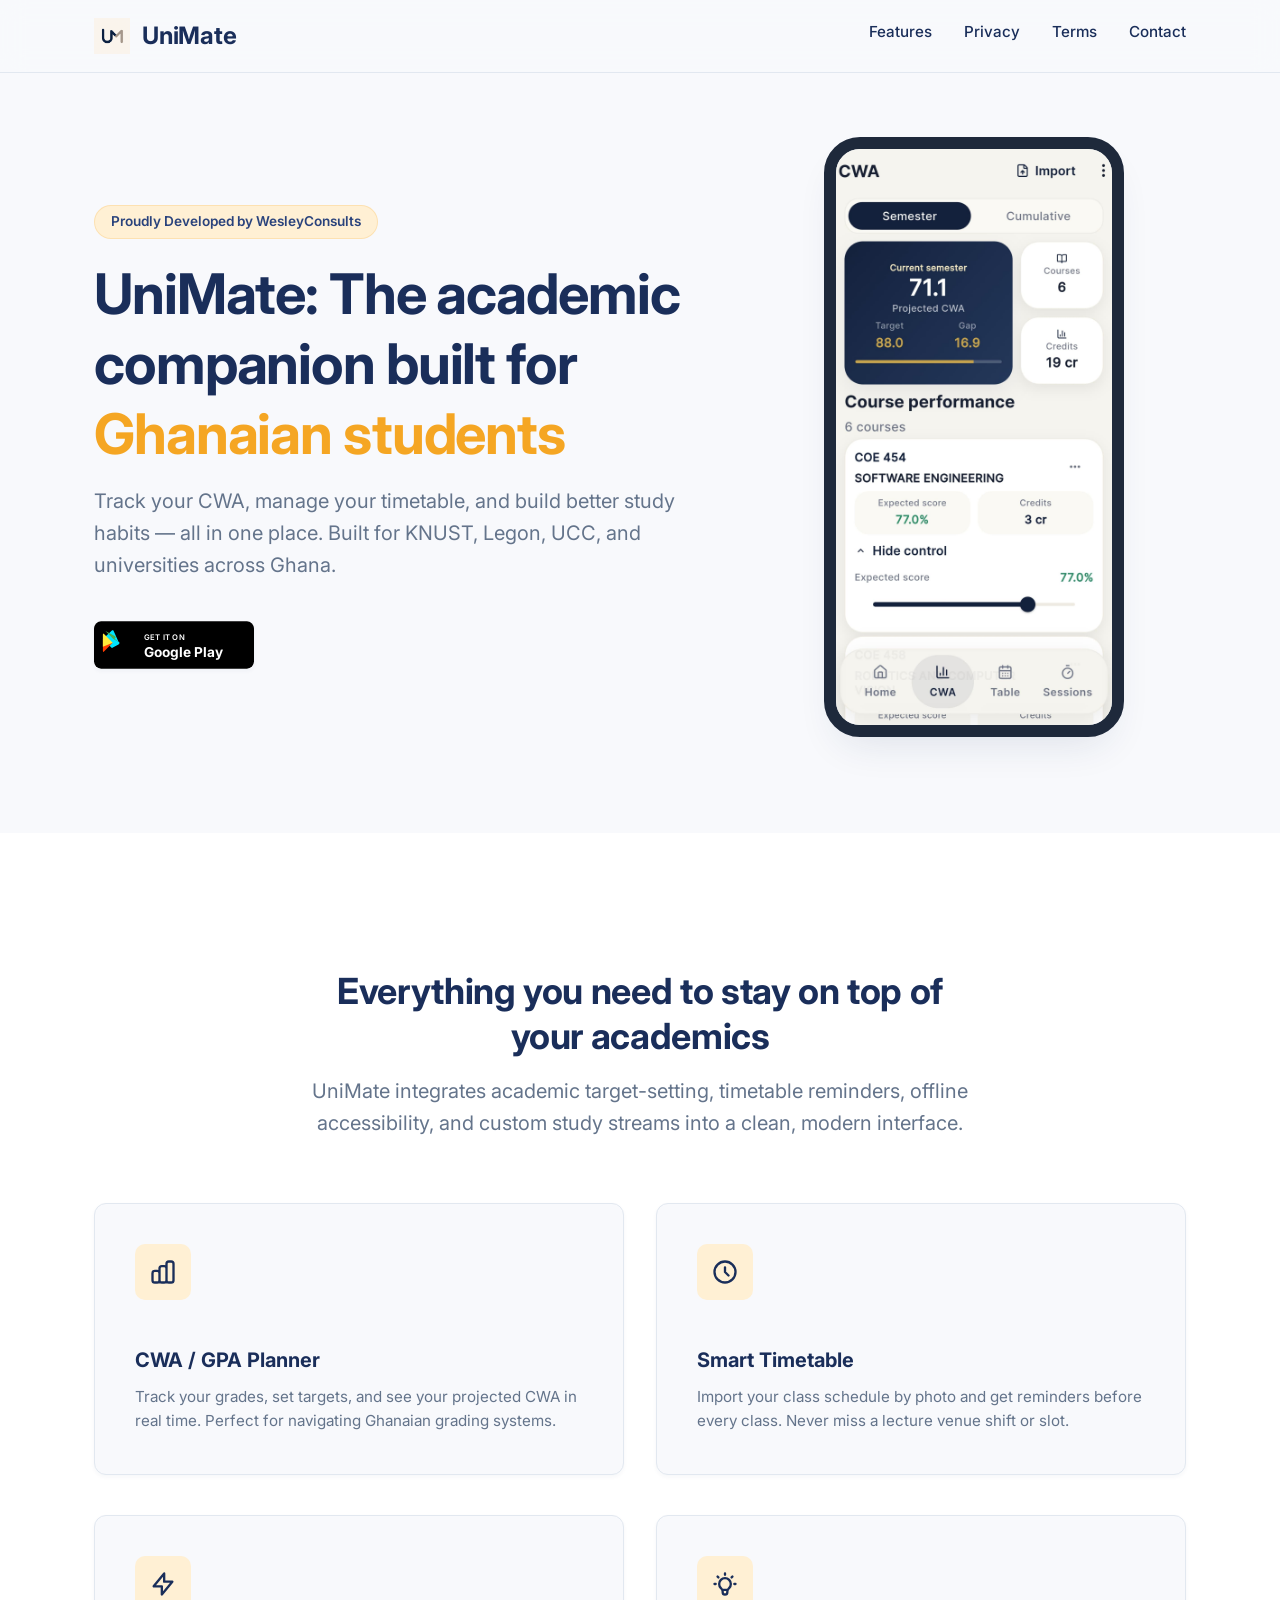
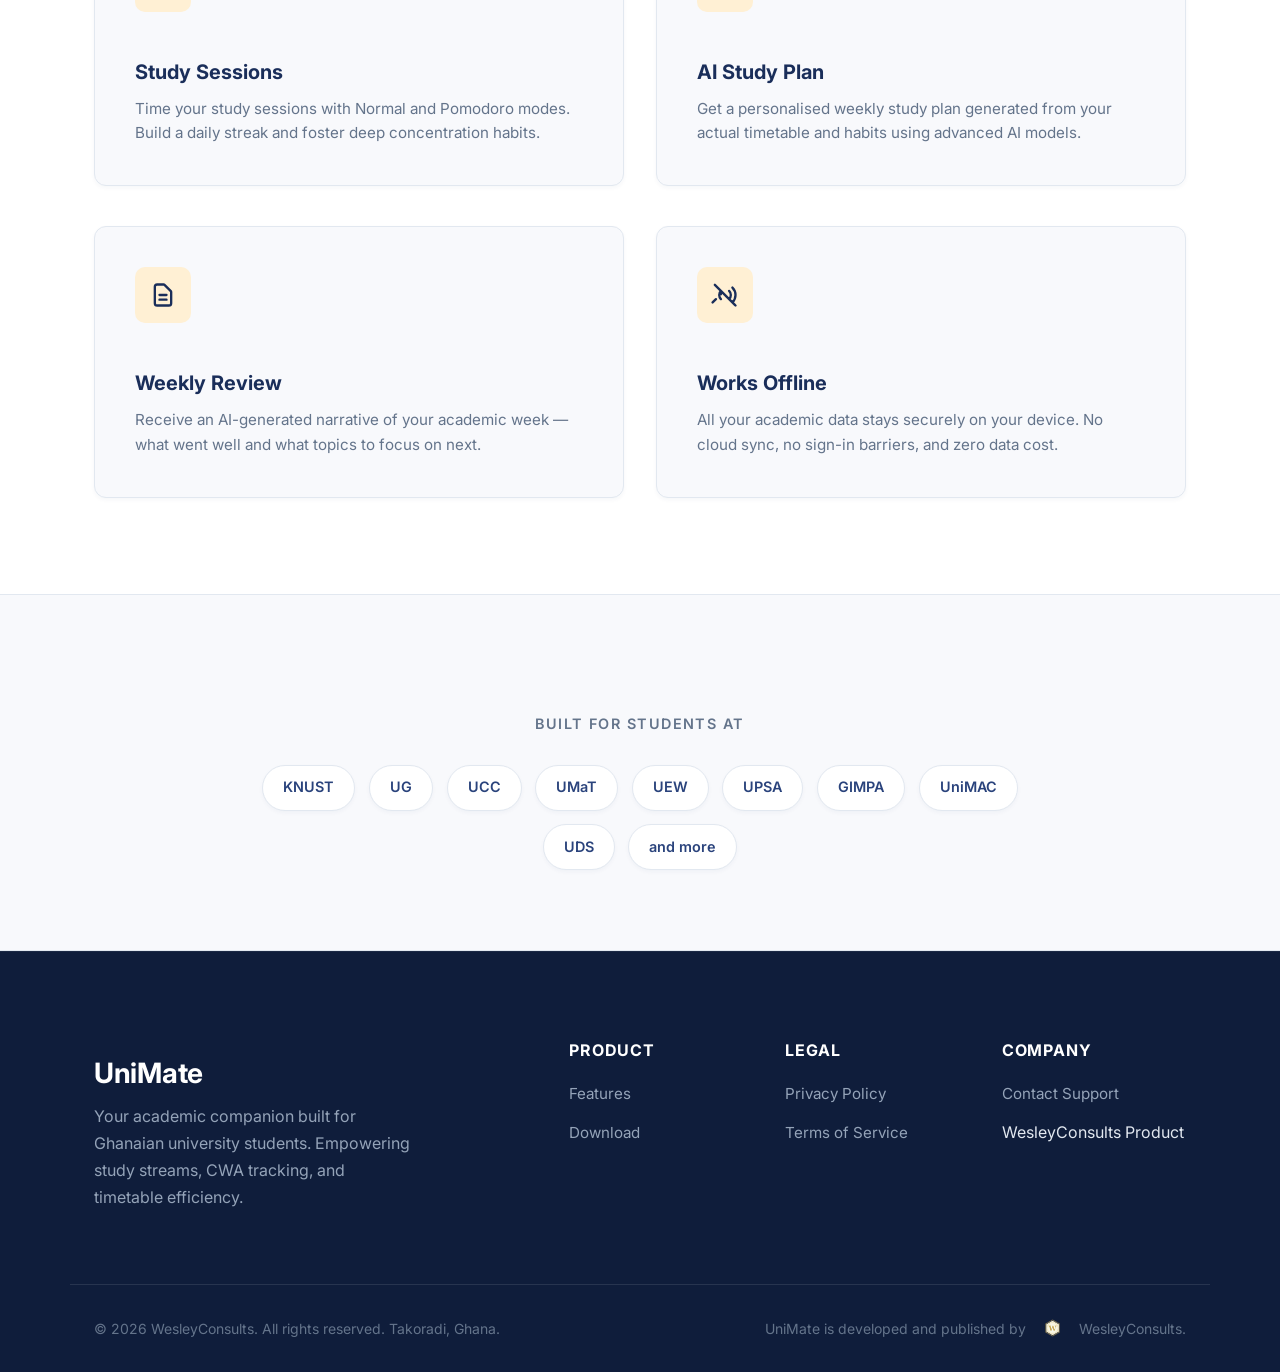
<file: index.html>
<!DOCTYPE html>
<html lang="en">
<head>
  <meta charset="utf-8">
  <meta name="viewport" content="width=device-width, initial-scale=1.0">
  <meta name="description" content="UniMate is the ultimate academic productivity companion app for Ghanaian university students. Track your CWA/GPA, manage class schedules, and build smart study habits.">
  <title>UniMate — The Academic Companion Built for Ghanaian Students</title>
  
  <!-- Preloads & Fonts -->
  <link rel="preconnect" href="https://fonts.googleapis.com">
  <link rel="preconnect" href="https://fonts.gstatic.com" crossorigin>
  <link href="https://fonts.googleapis.com/css2?family=Inter:wght@400;500;600;700&display=swap" rel="stylesheet">
  
  <!-- Favicon -->
  <link rel="icon" type="image/png" href="assets/favicon.png">
  <link rel="shortcut icon" href="assets/favicon.ico" type="image/x-icon">

  <!-- Stylesheets -->
  <link rel="stylesheet" href="style.css">
</head>
<body>

  <!-- Sticky Header -->
  <header class="header-wrapper">
    <div class="container header-container">
      <a href="index.html" class="logo-link" id="nav-brand">
        <img src="assets/logo.png" alt="UniMate Logo" class="logo-img" width="36" height="36">
        <span>UniMate</span>
      </a>
      
      <!-- Desktop/Mobile Nav Links -->
      <nav id="nav-menu">
        <ul class="nav-links">
          <li><a href="#features">Features</a></li>
          <li><a href="privacy.html">Privacy</a></li>
          <li><a href="terms.html">Terms</a></li>
          <li><a href="mailto:wesleyconsults@gmail.com">Contact</a></li>
        </ul>
      </nav>

      <!-- Hamburger Menu Button -->
      <button class="hamburger" aria-label="Toggle Navigation Menu" aria-expanded="false" id="hamburger-btn">
        <span class="hamburger-line"></span>
        <span class="hamburger-line"></span>
        <span class="hamburger-line"></span>
      </button>
    </div>
  </header>

  <main>
    <!-- Hero Section -->
    <section class="hero-section">
      <div class="container hero-container">
        <div class="hero-content">
          <span class="hero-tag">Proudly Developed by WesleyConsults</span>
          <h1 class="hero-title">UniMate: The academic companion built for <span>Ghanaian students</span></h1>
          <p class="lead hero-description">
            Track your CWA, manage your timetable, and build better study habits — all in one place. Built for KNUST, Legon, UCC, and universities across Ghana.
          </p>
          <div class="hero-actions">
            <a href="#" class="btn-google-play" aria-label="Download UniMate on Google Play">
              <!-- Inline Google Play Badge SVG to ensure rapid loading on mobile networks -->
              <svg xmlns="http://www.w3.org/2000/svg" viewBox="0 0 135 40" width="160" height="48" style="border-radius: 6px; box-shadow: var(--shadow-sm);">
                <rect width="135" height="40" rx="6" fill="#000000"/>
                <path d="M16.3 7.8c-.2-.2-.5-.3-.9-.3h-.1L7.5 15l7.5 7.5.1-.1c.3.1.6 0 .8-.2l4.8-2.7c1.1-.6 1.1-1.6 0-2.2l-4.4-9.8z" fill="#00e5ff"/>
                <path d="M7.5 15v10c0 .4.2.8.5 1l7.8-7.8-8.3-3.2z" fill="#ff3d00"/>
                <path d="M15.8 18.2l-7.8-7.8c-.3.2-.5.6-.5 1v10l8.3-3.2z" fill="#ffeb3b"/>
                <path d="M20.7 17.4l-4.4-2.5-7.5-7.5.5.5 8.1 4.6c1.1.6 1.1 1.6 0 2.2l3.3 2.7z" fill="#4caf50"/>
                <!-- Wordmark fallback text styled elegantly inside SVG -->
                <text x="42" y="16" fill="#ffffff" font-family="'Inter', sans-serif" font-size="6.5" font-weight="600" letter-spacing="0.2">GET IT ON</text>
                <text x="42" y="30" fill="#ffffff" font-family="'Inter', sans-serif" font-size="11.5" font-weight="700">Google Play</text>
              </svg>
            </a>
          </div>
        </div>
        <div class="hero-mockup-wrapper">
          <div class="hero-mockup-placeholder" id="hero-mockup">
            <img src="assets/mockup.jpeg" alt="UniMate App Interface Mockup" class="hero-mockup-img" width="300" height="600">
          </div>
        </div>
      </div>
    </section>

    <!-- Features Section -->
    <section class="features-section" id="features">
      <div class="container">
        <div class="section-header">
          <h2>Everything you need to stay on top of your academics</h2>
          <p class="lead">UniMate integrates academic target-setting, timetable reminders, offline accessibility, and custom study streams into a clean, modern interface.</p>
        </div>

        <div class="features-grid">
          <!-- Card 1: CWA/GPA Planner -->
          <article class="feature-card">
            <div class="feature-icon-wrapper" aria-hidden="true">
              <svg xmlns="http://www.w3.org/2000/svg" fill="none" viewBox="0 0 24 24" stroke-width="2" stroke="currentColor">
                <path stroke-linecap="round" stroke-linejoin="round" d="M9 19v-6a2 2 0 00-2-2H5a2 2 0 00-2 2v6a2 2 0 002 2h2a2 2 0 002-2zm0 0V9a2 2 0 012-2h2a2 2 0 012 2v10m-6 0a2 2 0 002 2h2a2 2 0 002-2m0 0V5a2 2 0 012-2h2a2 2 0 012 2v14a2 2 0 01-2 2h-2a2 2 0 01-2-2z" />
              </svg>
            </div>
            <h3>CWA / GPA Planner</h3>
            <p>Track your grades, set targets, and see your projected CWA in real time. Perfect for navigating Ghanaian grading systems.</p>
          </article>

          <!-- Card 2: Smart Timetable -->
          <article class="feature-card">
            <div class="feature-icon-wrapper" aria-hidden="true">
              <svg xmlns="http://www.w3.org/2000/svg" fill="none" viewBox="0 0 24 24" stroke-width="2" stroke="currentColor">
                <path stroke-linecap="round" stroke-linejoin="round" d="M12 8v4l3 3m6-3a9 9 0 11-18 0 9 9 0 0118 0z" />
              </svg>
            </div>
            <h3>Smart Timetable</h3>
            <p>Import your class schedule by photo and get reminders before every class. Never miss a lecture venue shift or slot.</p>
          </article>

          <!-- Card 3: Study Sessions -->
          <article class="feature-card">
            <div class="feature-icon-wrapper" aria-hidden="true">
              <svg xmlns="http://www.w3.org/2000/svg" fill="none" viewBox="0 0 24 24" stroke-width="2" stroke="currentColor">
                <path stroke-linecap="round" stroke-linejoin="round" d="M13 10V3L4 14h7v7l9-11h-7z" />
              </svg>
            </div>
            <h3>Study Sessions</h3>
            <p>Time your study sessions with Normal and Pomodoro modes. Build a daily streak and foster deep concentration habits.</p>
          </article>

          <!-- Card 4: AI Study Plan -->
          <article class="feature-card">
            <div class="feature-icon-wrapper" aria-hidden="true">
              <svg xmlns="http://www.w3.org/2000/svg" fill="none" viewBox="0 0 24 24" stroke-width="2" stroke="currentColor">
                <path stroke-linecap="round" stroke-linejoin="round" d="M9.663 17h4.673M12 3v1m6.364 1.636l-.707.707M21 12h-1M4 12H3m3.343-5.657l-.707-.707m2.828 9.9a5 5 0 117.072 0l-.548.547A3.374 3.374 0 0014 18.469V19a2 2 0 11-4 0v-.531c0-.895-.356-1.754-.988-2.386l-.548-.547z" />
              </svg>
            </div>
            <h3>AI Study Plan</h3>
            <p>Get a personalised weekly study plan generated from your actual timetable and habits using advanced AI models.</p>
          </article>

          <!-- Card 5: Weekly Review -->
          <article class="feature-card">
            <div class="feature-icon-wrapper" aria-hidden="true">
              <svg xmlns="http://www.w3.org/2000/svg" fill="none" viewBox="0 0 24 24" stroke-width="2" stroke="currentColor">
                <path stroke-linecap="round" stroke-linejoin="round" d="M9 12h6m-6 4h6m2 5H7a2 2 0 01-2-2V5a2 2 0 012-2h5.586a1 1 0 01.707.293l5.414 5.414a1 1 0 01.293.707V19a2 2 0 01-2 2z" />
              </svg>
            </div>
            <h3>Weekly Review</h3>
            <p>Receive an AI-generated narrative of your academic week — what went well and what topics to focus on next.</p>
          </article>

          <!-- Card 6: Works Offline -->
          <article class="feature-card">
            <div class="feature-icon-wrapper" aria-hidden="true">
              <svg xmlns="http://www.w3.org/2000/svg" fill="none" viewBox="0 0 24 24" stroke-width="2" stroke="currentColor">
                <path stroke-linecap="round" stroke-linejoin="round" d="M18.364 5.636a9 9 0 010 12.728m0 0l-2.829-2.829m2.829 2.829L21 21M15.536 8.464a5 5 0 010 7.072m0 0l-2.829-2.829m-4.243 2.829a4.978 4.978 0 01-1.414-3.536 4.978 4.978 0 011.414-3.536m0 0L8.464 11.29m-4.243 4.243L1.396 18.36M3.31 3.3l17.38 17.38" />
              </svg>
            </div>
            <h3>Works Offline</h3>
            <p>All your academic data stays securely on your device. No cloud sync, no sign-in barriers, and zero data cost.</p>
          </article>
        </div>
      </div>
    </section>

    <!-- Universities Section -->
    <section class="unis-section">
      <div class="container unis-container">
        <h2 class="unis-header">Built for students at</h2>
        <div class="unis-cloud">
          <span class="uni-chip">KNUST</span>
          <span class="uni-chip">UG</span>
          <span class="uni-chip">UCC</span>
          <span class="uni-chip">UMaT</span>
          <span class="uni-chip">UEW</span>
          <span class="uni-chip">UPSA</span>
          <span class="uni-chip">GIMPA</span>
          <span class="uni-chip">UniMAC</span>
          <span class="uni-chip">UDS</span>
          <span class="uni-chip">and more</span>
        </div>
      </div>
    </section>
  </main>

  <!-- Shared Footer -->
  <footer class="footer-wrapper">
    <div class="container footer-container">
      <div class="footer-brand">
        <h2>UniMate</h2>
        <p>Your academic companion built for Ghanaian university students. Empowering study streams, CWA tracking, and timetable efficiency.</p>
      </div>
      <div class="footer-links-group">
        <div class="footer-links-col">
          <h3>Product</h3>
          <ul>
            <li><a href="#features">Features</a></li>
            <li><a href="#">Download</a></li>
          </ul>
        </div>
        <div class="footer-links-col">
          <h3>Legal</h3>
          <ul>
            <li><a href="privacy.html">Privacy Policy</a></li>
            <li><a href="terms.html">Terms of Service</a></li>
          </ul>
        </div>
        <div class="footer-links-col">
          <h3>Company</h3>
          <ul>
            <li><a href="mailto:wesleyconsults@gmail.com">Contact Support</a></li>
            <li><span>WesleyConsults Product</span></li>
          </ul>
        </div>
      </div>
    </div>
    <div class="container footer-bottom">
      <p>&copy; 2026 WesleyConsults. All rights reserved. Takoradi, Ghana.</p>
      <p class="footer-credits">UniMate is developed and published by <img src="assets/wesleylogo.png" alt="WesleyConsults Logo" class="footer-logo"> WesleyConsults.</p>
    </div>
  </footer>

  <!-- Responsive Navigation Drawer Logic -->
  <script>
    document.addEventListener('DOMContentLoaded', () => {
      const hamburger = document.getElementById('hamburger-btn');
      const navLinks = document.querySelector('.nav-links');

      if (hamburger && navLinks) {
        hamburger.addEventListener('click', () => {
          const expanded = hamburger.getAttribute('aria-expanded') === 'true';
          hamburger.setAttribute('aria-expanded', !expanded);
          hamburger.classList.toggle('active');
          navLinks.classList.toggle('active');
        });

        // Close menu when clicking navigation links
        navLinks.querySelectorAll('a').forEach(link => {
          link.addEventListener('click', () => {
            hamburger.setAttribute('aria-expanded', 'false');
            hamburger.classList.remove('active');
            navLinks.classList.remove('active');
          });
        });
      }
    });
  </script>
</body>
</html>
</file>
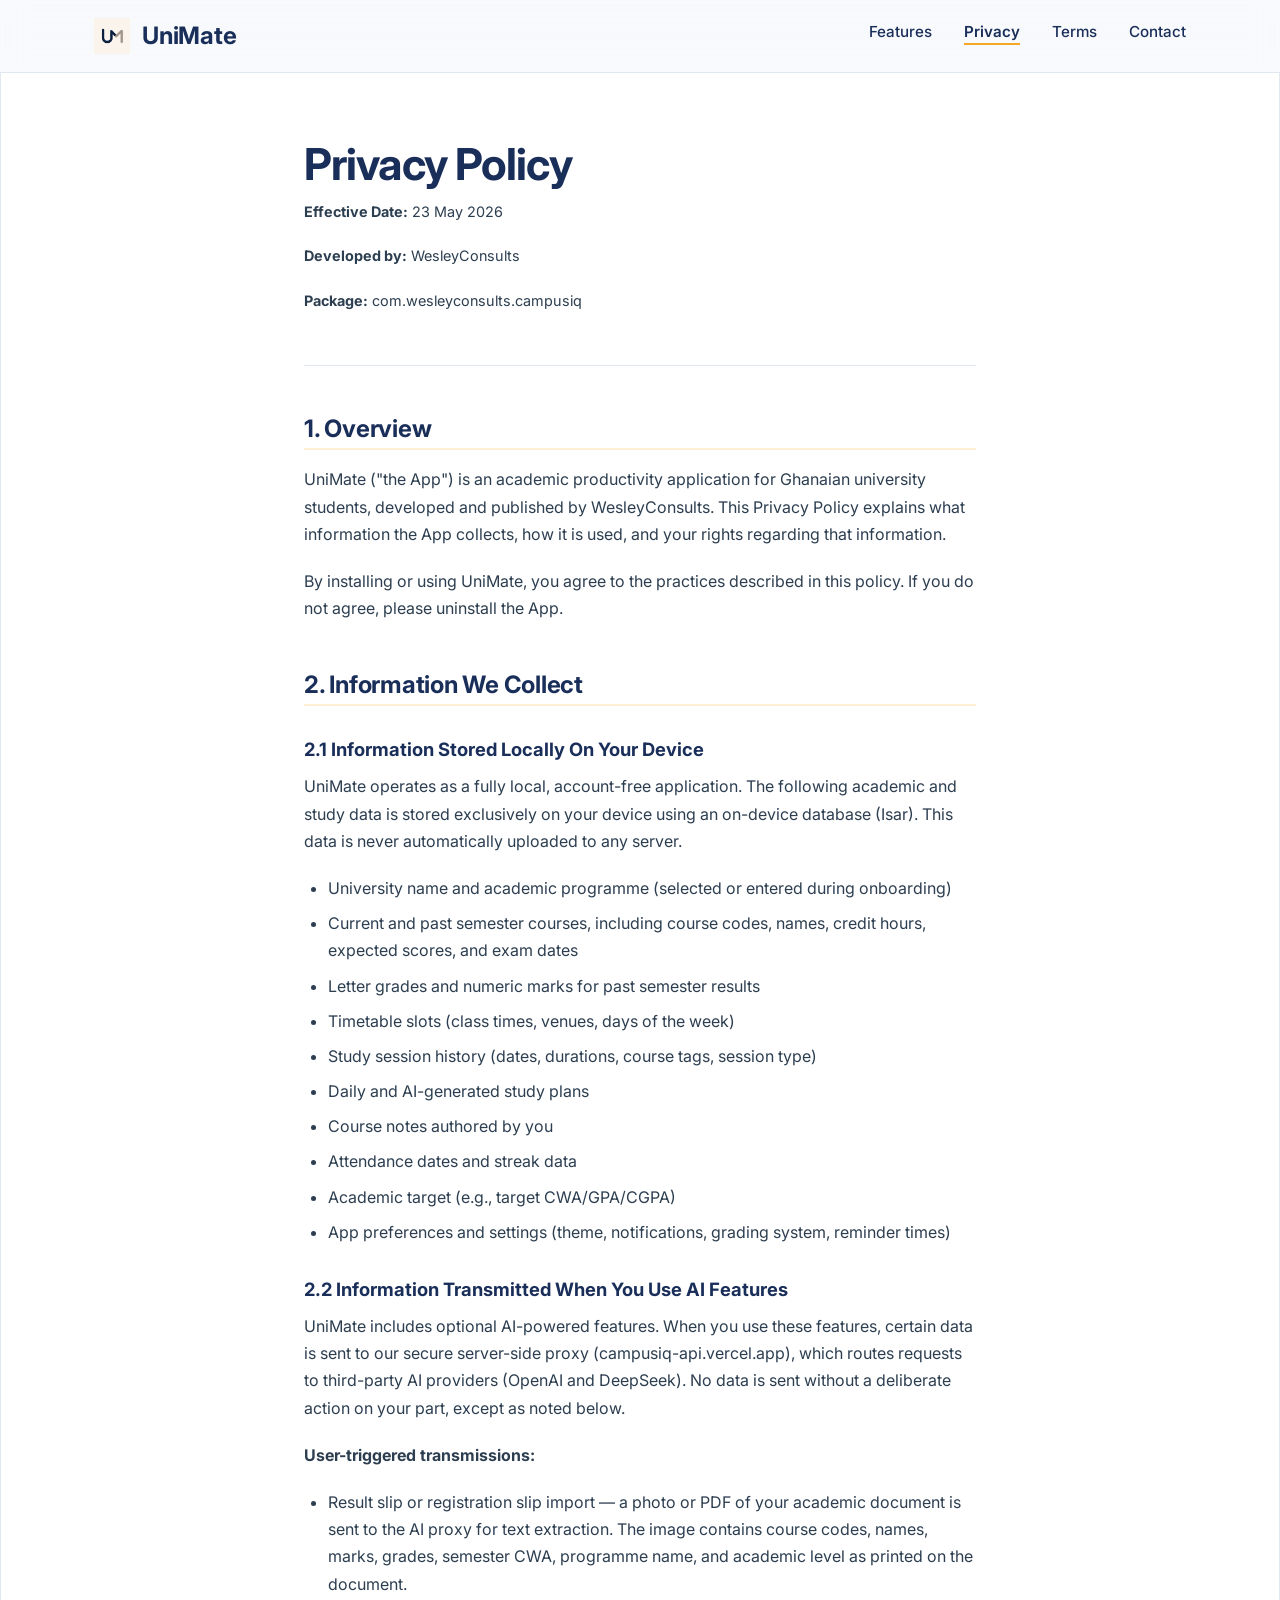
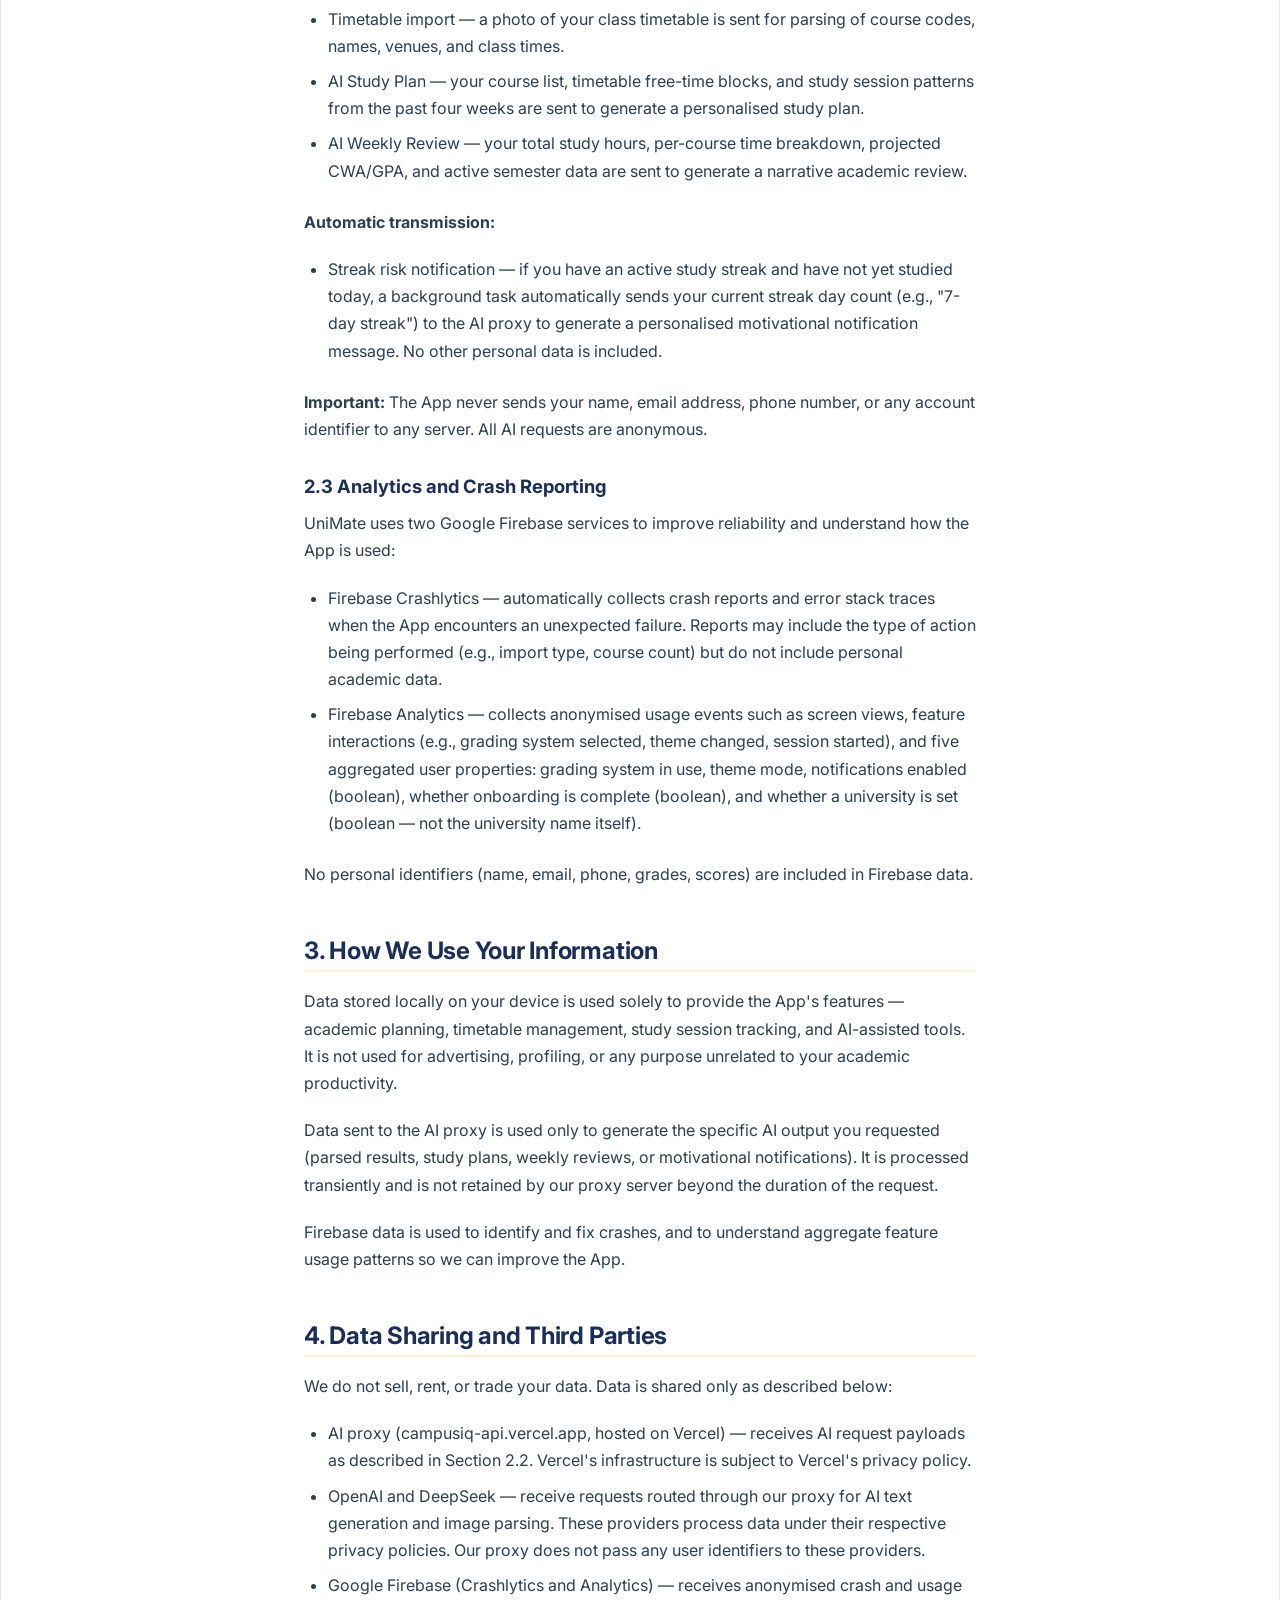
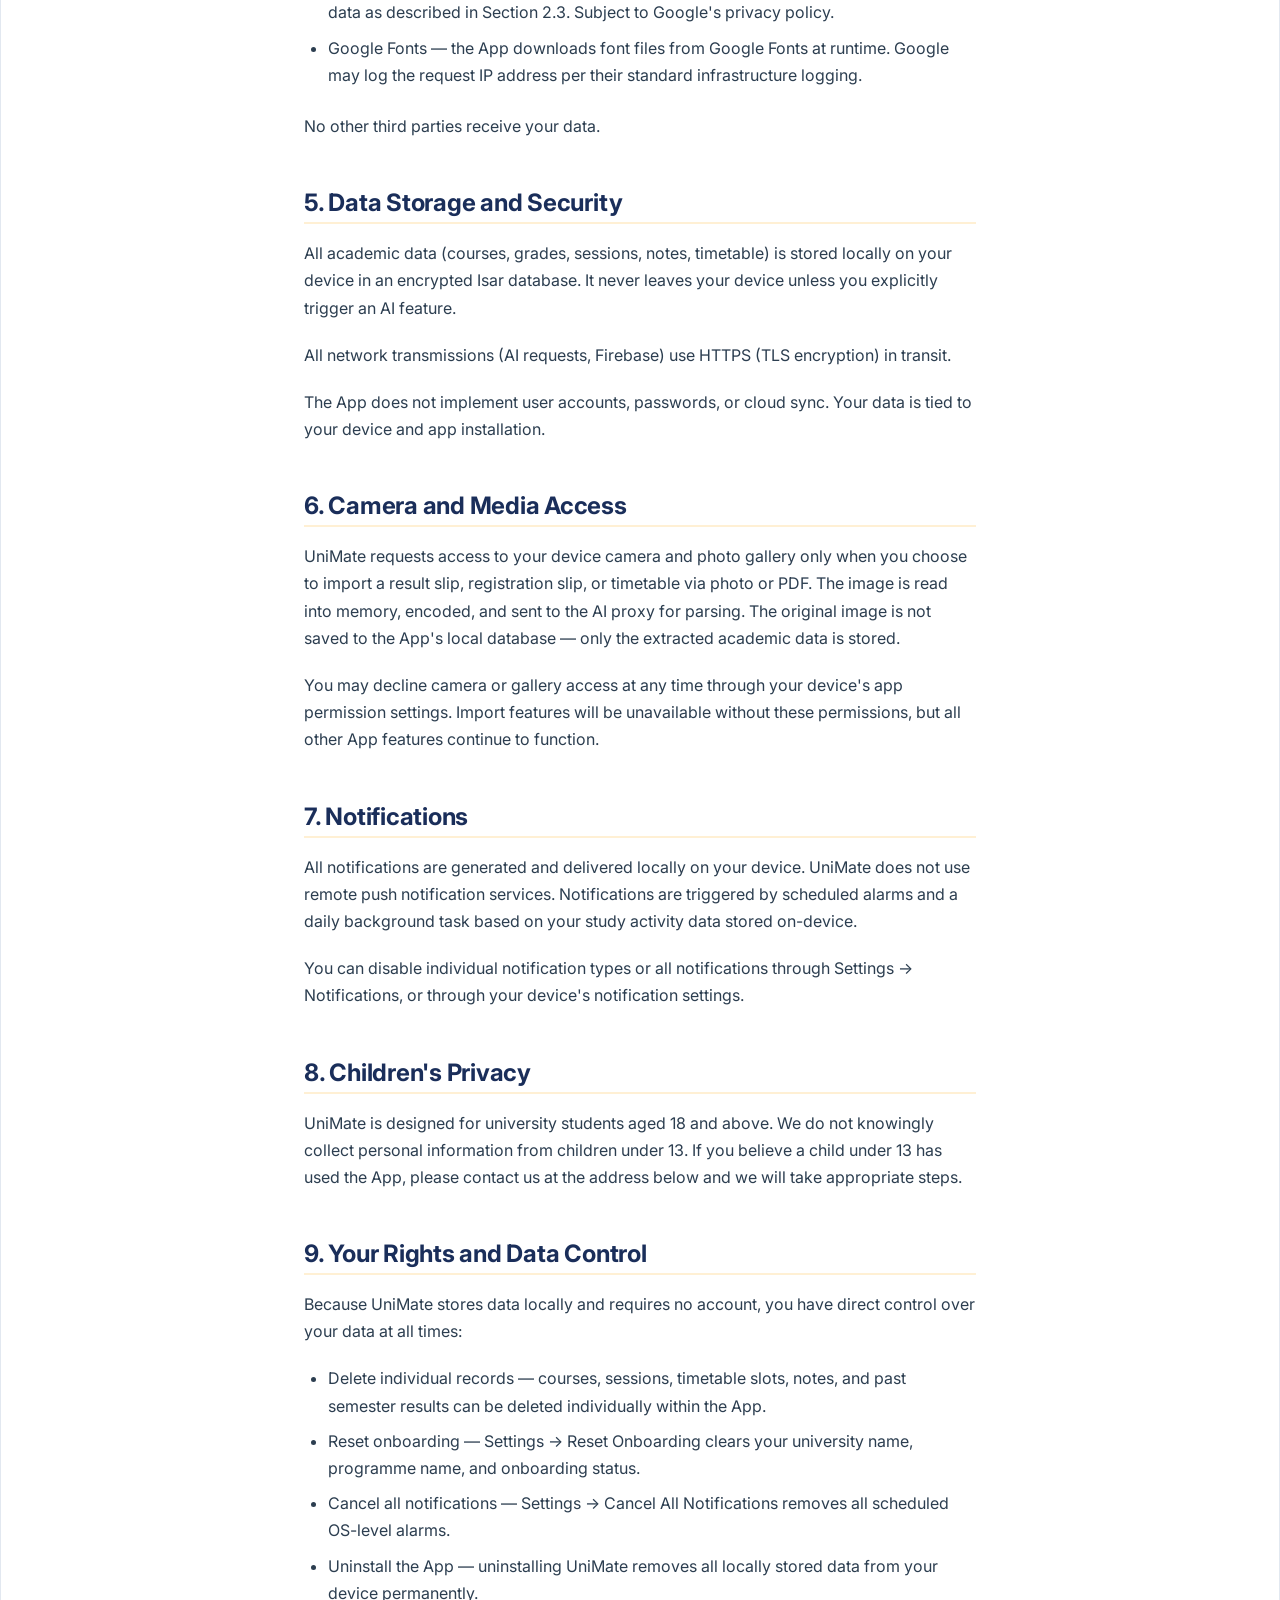
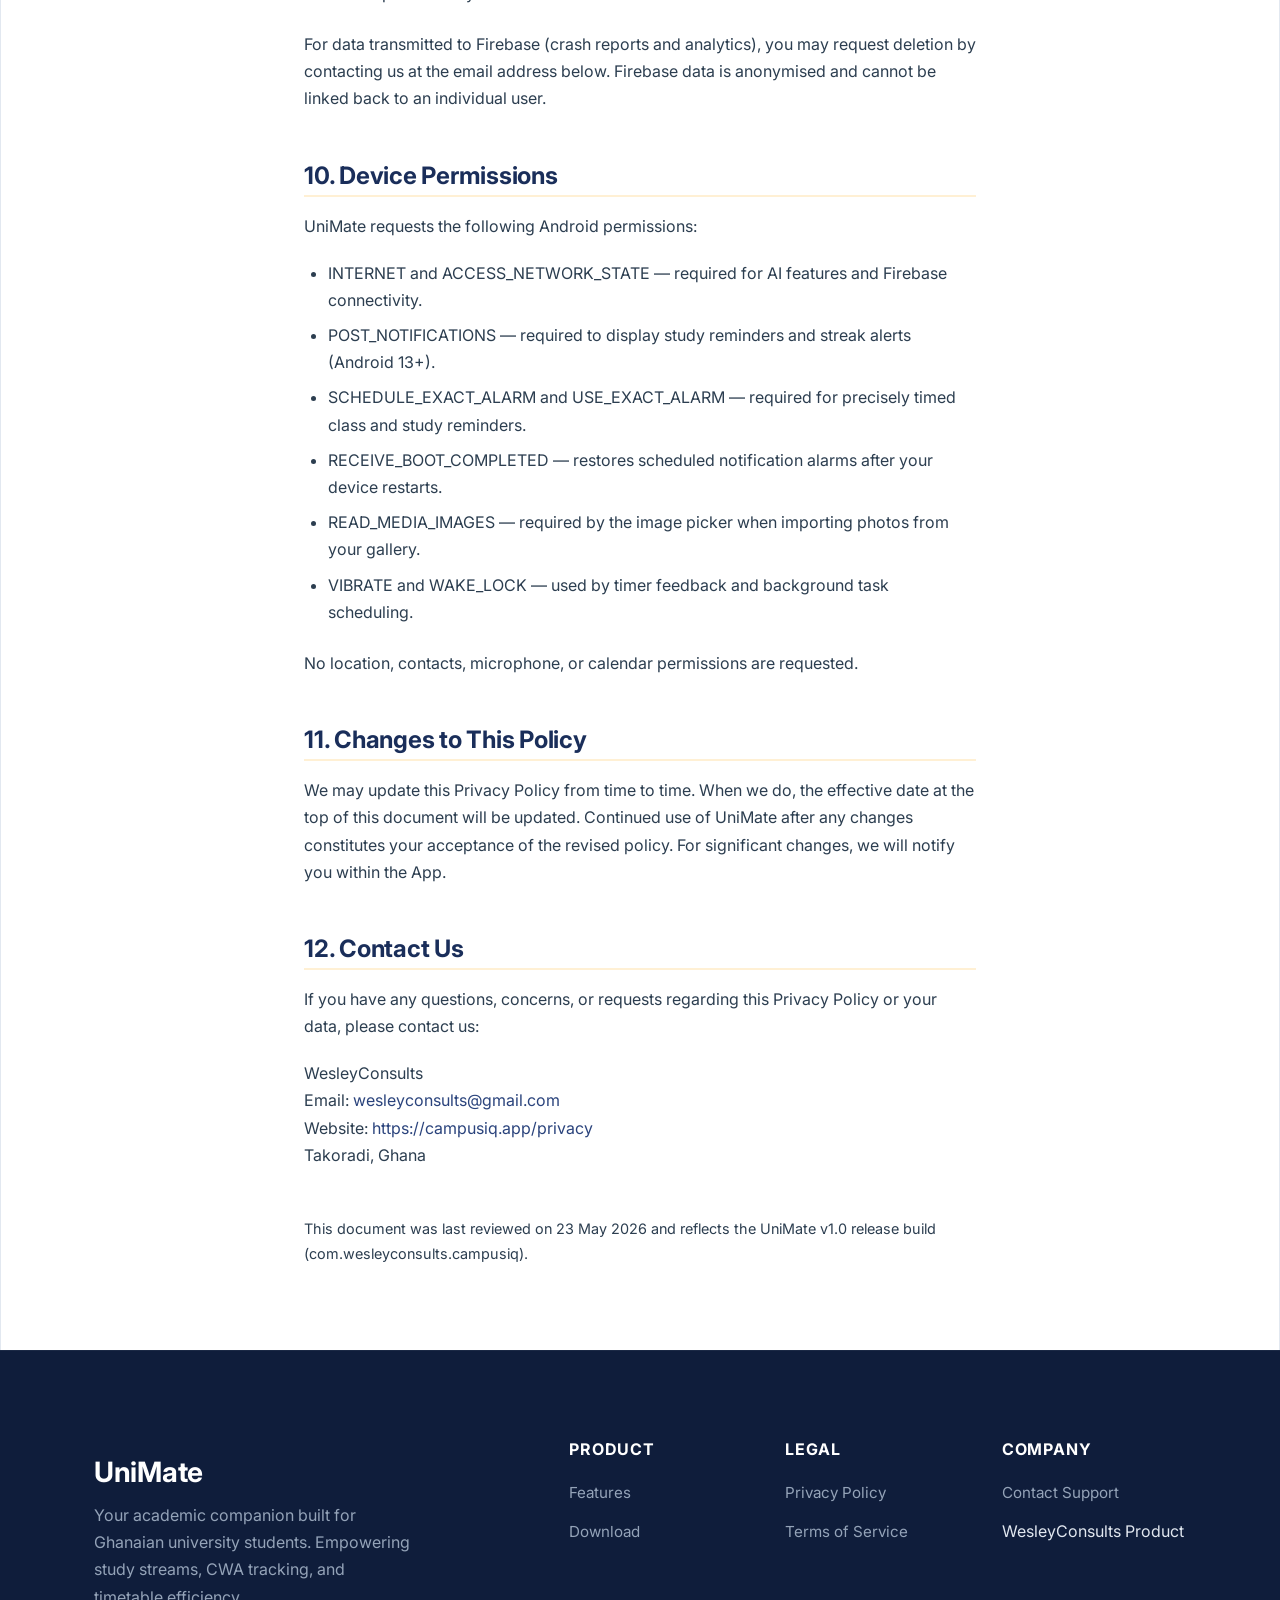
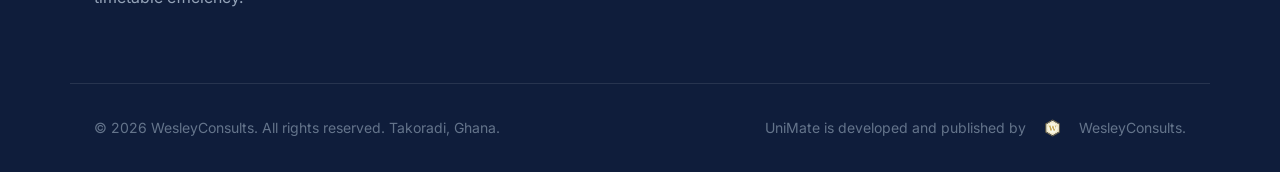
<file: privacy.html>
<!DOCTYPE html>
<html lang="en">
<head>
  <meta charset="utf-8">
  <meta name="viewport" content="width=device-width, initial-scale=1.0">
  <meta name="robots" content="index, follow">
  <meta name="description" content="Privacy Policy for UniMate, an academic productivity application for Ghanaian university students, developed by WesleyConsults.">
  <title>Privacy Policy — UniMate</title>
  
  <!-- Preloads & Fonts -->
  <link rel="preconnect" href="https://fonts.googleapis.com">
  <link rel="preconnect" href="https://fonts.gstatic.com" crossorigin>
  <link href="https://fonts.googleapis.com/css2?family=Inter:wght@400;500;600;700&display=swap" rel="stylesheet">
  
  <!-- Favicon -->
  <link rel="icon" type="image/png" href="assets/favicon.png">
  <link rel="shortcut icon" href="assets/favicon.ico" type="image/x-icon">

  <!-- Stylesheets -->
  <link rel="stylesheet" href="style.css">
</head>
<body>

  <!-- Sticky Header -->
  <header class="header-wrapper">
    <div class="container header-container">
      <a href="index.html" class="logo-link" id="nav-brand">
        <img src="assets/logo.png" alt="UniMate Logo" class="logo-img" width="36" height="36">
        <span>UniMate</span>
      </a>
      
      <!-- Navigation Links -->
      <nav id="nav-menu">
        <ul class="nav-links">
          <li><a href="index.html#features">Features</a></li>
          <li><a href="privacy.html" class="active">Privacy</a></li>
          <li><a href="terms.html">Terms</a></li>
          <li><a href="mailto:wesleyconsults@gmail.com">Contact</a></li>
        </ul>
      </nav>

      <!-- Hamburger Menu Button -->
      <button class="hamburger" aria-label="Toggle Navigation Menu" aria-expanded="false" id="hamburger-btn">
        <span class="hamburger-line"></span>
        <span class="hamburger-line"></span>
        <span class="hamburger-line"></span>
      </button>
    </div>
  </header>

  <!-- Legal Main Content -->
  <main class="legal-main">
    <div class="prose-container">
      <article class="legal-content">
        <header class="legal-header">
          <h1 class="legal-title">Privacy Policy</h1>
          <div class="legal-meta">
            <p><strong>Effective Date:</strong> 23 May 2026</p>
            <p><strong>Developed by:</strong> WesleyConsults</p>
            <p><strong>Package:</strong> com.wesleyconsults.campusiq</p>
          </div>
        </header>

        <h2>1. Overview</h2>
        <p>UniMate ("the App") is an academic productivity application for Ghanaian university students, developed and published by WesleyConsults. This Privacy Policy explains what information the App collects, how it is used, and your rights regarding that information.</p>
        <p>By installing or using UniMate, you agree to the practices described in this policy. If you do not agree, please uninstall the App.</p>

        <h2>2. Information We Collect</h2>
        
        <h3>2.1 Information Stored Locally On Your Device</h3>
        <p>UniMate operates as a fully local, account-free application. The following academic and study data is stored exclusively on your device using an on-device database (Isar). This data is never automatically uploaded to any server.</p>
        <ul>
          <li>University name and academic programme (selected or entered during onboarding)</li>
          <li>Current and past semester courses, including course codes, names, credit hours, expected scores, and exam dates</li>
          <li>Letter grades and numeric marks for past semester results</li>
          <li>Timetable slots (class times, venues, days of the week)</li>
          <li>Study session history (dates, durations, course tags, session type)</li>
          <li>Daily and AI-generated study plans</li>
          <li>Course notes authored by you</li>
          <li>Attendance dates and streak data</li>
          <li>Academic target (e.g., target CWA/GPA/CGPA)</li>
          <li>App preferences and settings (theme, notifications, grading system, reminder times)</li>
        </ul>

        <h3>2.2 Information Transmitted When You Use AI Features</h3>
        <p>UniMate includes optional AI-powered features. When you use these features, certain data is sent to our secure server-side proxy (campusiq-api.vercel.app), which routes requests to third-party AI providers (OpenAI and DeepSeek). No data is sent without a deliberate action on your part, except as noted below.</p>
        <p><strong>User-triggered transmissions:</strong></p>
        <ul>
          <li>Result slip or registration slip import — a photo or PDF of your academic document is sent to the AI proxy for text extraction. The image contains course codes, names, marks, grades, semester CWA, programme name, and academic level as printed on the document.</li>
          <li>Timetable import — a photo of your class timetable is sent for parsing of course codes, names, venues, and class times.</li>
          <li>AI Study Plan — your course list, timetable free-time blocks, and study session patterns from the past four weeks are sent to generate a personalised study plan.</li>
          <li>AI Weekly Review — your total study hours, per-course time breakdown, projected CWA/GPA, and active semester data are sent to generate a narrative academic review.</li>
        </ul>
        <p><strong>Automatic transmission:</strong></p>
        <ul>
          <li>Streak risk notification — if you have an active study streak and have not yet studied today, a background task automatically sends your current streak day count (e.g., "7-day streak") to the AI proxy to generate a personalised motivational notification message. No other personal data is included.</li>
        </ul>
        <p><strong>Important:</strong> The App never sends your name, email address, phone number, or any account identifier to any server. All AI requests are anonymous.</p>

        <h3>2.3 Analytics and Crash Reporting</h3>
        <p>UniMate uses two Google Firebase services to improve reliability and understand how the App is used:</p>
        <ul>
          <li>Firebase Crashlytics — automatically collects crash reports and error stack traces when the App encounters an unexpected failure. Reports may include the type of action being performed (e.g., import type, course count) but do not include personal academic data.</li>
          <li>Firebase Analytics — collects anonymised usage events such as screen views, feature interactions (e.g., grading system selected, theme changed, session started), and five aggregated user properties: grading system in use, theme mode, notifications enabled (boolean), whether onboarding is complete (boolean), and whether a university is set (boolean — not the university name itself).</li>
        </ul>
        <p>No personal identifiers (name, email, phone, grades, scores) are included in Firebase data.</p>

        <h2>3. How We Use Your Information</h2>
        <p>Data stored locally on your device is used solely to provide the App's features — academic planning, timetable management, study session tracking, and AI-assisted tools. It is not used for advertising, profiling, or any purpose unrelated to your academic productivity.</p>
        <p>Data sent to the AI proxy is used only to generate the specific AI output you requested (parsed results, study plans, weekly reviews, or motivational notifications). It is processed transiently and is not retained by our proxy server beyond the duration of the request.</p>
        <p>Firebase data is used to identify and fix crashes, and to understand aggregate feature usage patterns so we can improve the App.</p>

        <h2>4. Data Sharing and Third Parties</h2>
        <p>We do not sell, rent, or trade your data. Data is shared only as described below:</p>
        <ul>
          <li>AI proxy (campusiq-api.vercel.app, hosted on Vercel) — receives AI request payloads as described in Section 2.2. Vercel's infrastructure is subject to Vercel's privacy policy.</li>
          <li>OpenAI and DeepSeek — receive requests routed through our proxy for AI text generation and image parsing. These providers process data under their respective privacy policies. Our proxy does not pass any user identifiers to these providers.</li>
          <li>Google Firebase (Crashlytics and Analytics) — receives anonymised crash and usage data as described in Section 2.3. Subject to Google's privacy policy.</li>
          <li>Google Fonts — the App downloads font files from Google Fonts at runtime. Google may log the request IP address per their standard infrastructure logging.</li>
        </ul>
        <p>No other third parties receive your data.</p>

        <h2>5. Data Storage and Security</h2>
        <p>All academic data (courses, grades, sessions, notes, timetable) is stored locally on your device in an encrypted Isar database. It never leaves your device unless you explicitly trigger an AI feature.</p>
        <p>All network transmissions (AI requests, Firebase) use HTTPS (TLS encryption) in transit.</p>
        <p>The App does not implement user accounts, passwords, or cloud sync. Your data is tied to your device and app installation.</p>

        <h2>6. Camera and Media Access</h2>
        <p>UniMate requests access to your device camera and photo gallery only when you choose to import a result slip, registration slip, or timetable via photo or PDF. The image is read into memory, encoded, and sent to the AI proxy for parsing. The original image is not saved to the App's local database — only the extracted academic data is stored.</p>
        <p>You may decline camera or gallery access at any time through your device's app permission settings. Import features will be unavailable without these permissions, but all other App features continue to function.</p>

        <h2>7. Notifications</h2>
        <p>All notifications are generated and delivered locally on your device. UniMate does not use remote push notification services. Notifications are triggered by scheduled alarms and a daily background task based on your study activity data stored on-device.</p>
        <p>You can disable individual notification types or all notifications through Settings &rarr; Notifications, or through your device's notification settings.</p>

        <h2>8. Children's Privacy</h2>
        <p>UniMate is designed for university students aged 18 and above. We do not knowingly collect personal information from children under 13. If you believe a child under 13 has used the App, please contact us at the address below and we will take appropriate steps.</p>

        <h2>9. Your Rights and Data Control</h2>
        <p>Because UniMate stores data locally and requires no account, you have direct control over your data at all times:</p>
        <ul>
          <li>Delete individual records — courses, sessions, timetable slots, notes, and past semester results can be deleted individually within the App.</li>
          <li>Reset onboarding — Settings &rarr; Reset Onboarding clears your university name, programme name, and onboarding status.</li>
          <li>Cancel all notifications — Settings &rarr; Cancel All Notifications removes all scheduled OS-level alarms.</li>
          <li>Uninstall the App — uninstalling UniMate removes all locally stored data from your device permanently.</li>
        </ul>
        <p>For data transmitted to Firebase (crash reports and analytics), you may request deletion by contacting us at the email address below. Firebase data is anonymised and cannot be linked back to an individual user.</p>

        <h2>10. Device Permissions</h2>
        <p>UniMate requests the following Android permissions:</p>
        <ul>
          <li>INTERNET and ACCESS_NETWORK_STATE — required for AI features and Firebase connectivity.</li>
          <li>POST_NOTIFICATIONS — required to display study reminders and streak alerts (Android 13+).</li>
          <li>SCHEDULE_EXACT_ALARM and USE_EXACT_ALARM — required for precisely timed class and study reminders.</li>
          <li>RECEIVE_BOOT_COMPLETED — restores scheduled notification alarms after your device restarts.</li>
          <li>READ_MEDIA_IMAGES — required by the image picker when importing photos from your gallery.</li>
          <li>VIBRATE and WAKE_LOCK — used by timer feedback and background task scheduling.</li>
        </ul>
        <p>No location, contacts, microphone, or calendar permissions are requested.</p>

        <h2>11. Changes to This Policy</h2>
        <p>We may update this Privacy Policy from time to time. When we do, the effective date at the top of this document will be updated. Continued use of UniMate after any changes constitutes your acceptance of the revised policy. For significant changes, we will notify you within the App.</p>

        <h2>12. Contact Us</h2>
        <p>If you have any questions, concerns, or requests regarding this Privacy Policy or your data, please contact us:</p>
        <p>
          WesleyConsults<br>
          Email: <a href="mailto:wesleyconsults@gmail.com">wesleyconsults@gmail.com</a><br>
          Website: <a href="https://campusiq.app/privacy">https://campusiq.app/privacy</a><br>
          Takoradi, Ghana
        </p>

        <p class="legal-meta" style="margin-block-start: 3rem;">This document was last reviewed on 23 May 2026 and reflects the UniMate v1.0 release build (com.wesleyconsults.campusiq).</p>
      </article>
    </div>
  </main>

  <!-- Shared Footer -->
  <footer class="footer-wrapper">
    <div class="container footer-container">
      <div class="footer-brand">
        <h2>UniMate</h2>
        <p>Your academic companion built for Ghanaian university students. Empowering study streams, CWA tracking, and timetable efficiency.</p>
      </div>
      <div class="footer-links-group">
        <div class="footer-links-col">
          <h3>Product</h3>
          <ul>
            <li><a href="index.html#features">Features</a></li>
            <li><a href="#">Download</a></li>
          </ul>
        </div>
        <div class="footer-links-col">
          <h3>Legal</h3>
          <ul>
            <li><a href="privacy.html">Privacy Policy</a></li>
            <li><a href="terms.html">Terms of Service</a></li>
          </ul>
        </div>
        <div class="footer-links-col">
          <h3>Company</h3>
          <ul>
            <li><a href="mailto:wesleyconsults@gmail.com">Contact Support</a></li>
            <li><span>WesleyConsults Product</span></li>
          </ul>
        </div>
      </div>
    </div>
    <div class="container footer-bottom">
      <p>&copy; 2026 WesleyConsults. All rights reserved. Takoradi, Ghana.</p>
      <p class="footer-credits">UniMate is developed and published by <img src="assets/wesleylogo.png" alt="WesleyConsults Logo" class="footer-logo"> WesleyConsults.</p>
    </div>
  </footer>

  <!-- Responsive Navigation Drawer Logic -->
  <script>
    document.addEventListener('DOMContentLoaded', () => {
      const hamburger = document.getElementById('hamburger-btn');
      const navLinks = document.querySelector('.nav-links');

      if (hamburger && navLinks) {
        hamburger.addEventListener('click', () => {
          const expanded = hamburger.getAttribute('aria-expanded') === 'true';
          hamburger.setAttribute('aria-expanded', !expanded);
          hamburger.classList.toggle('active');
          navLinks.classList.toggle('active');
        });

        // Close menu when clicking navigation links
        navLinks.querySelectorAll('a').forEach(link => {
          link.addEventListener('click', () => {
            hamburger.setAttribute('aria-expanded', 'false');
            hamburger.classList.remove('active');
            navLinks.classList.remove('active');
          });
        });
      }
    });
  </script>
</body>
</html>
</file>
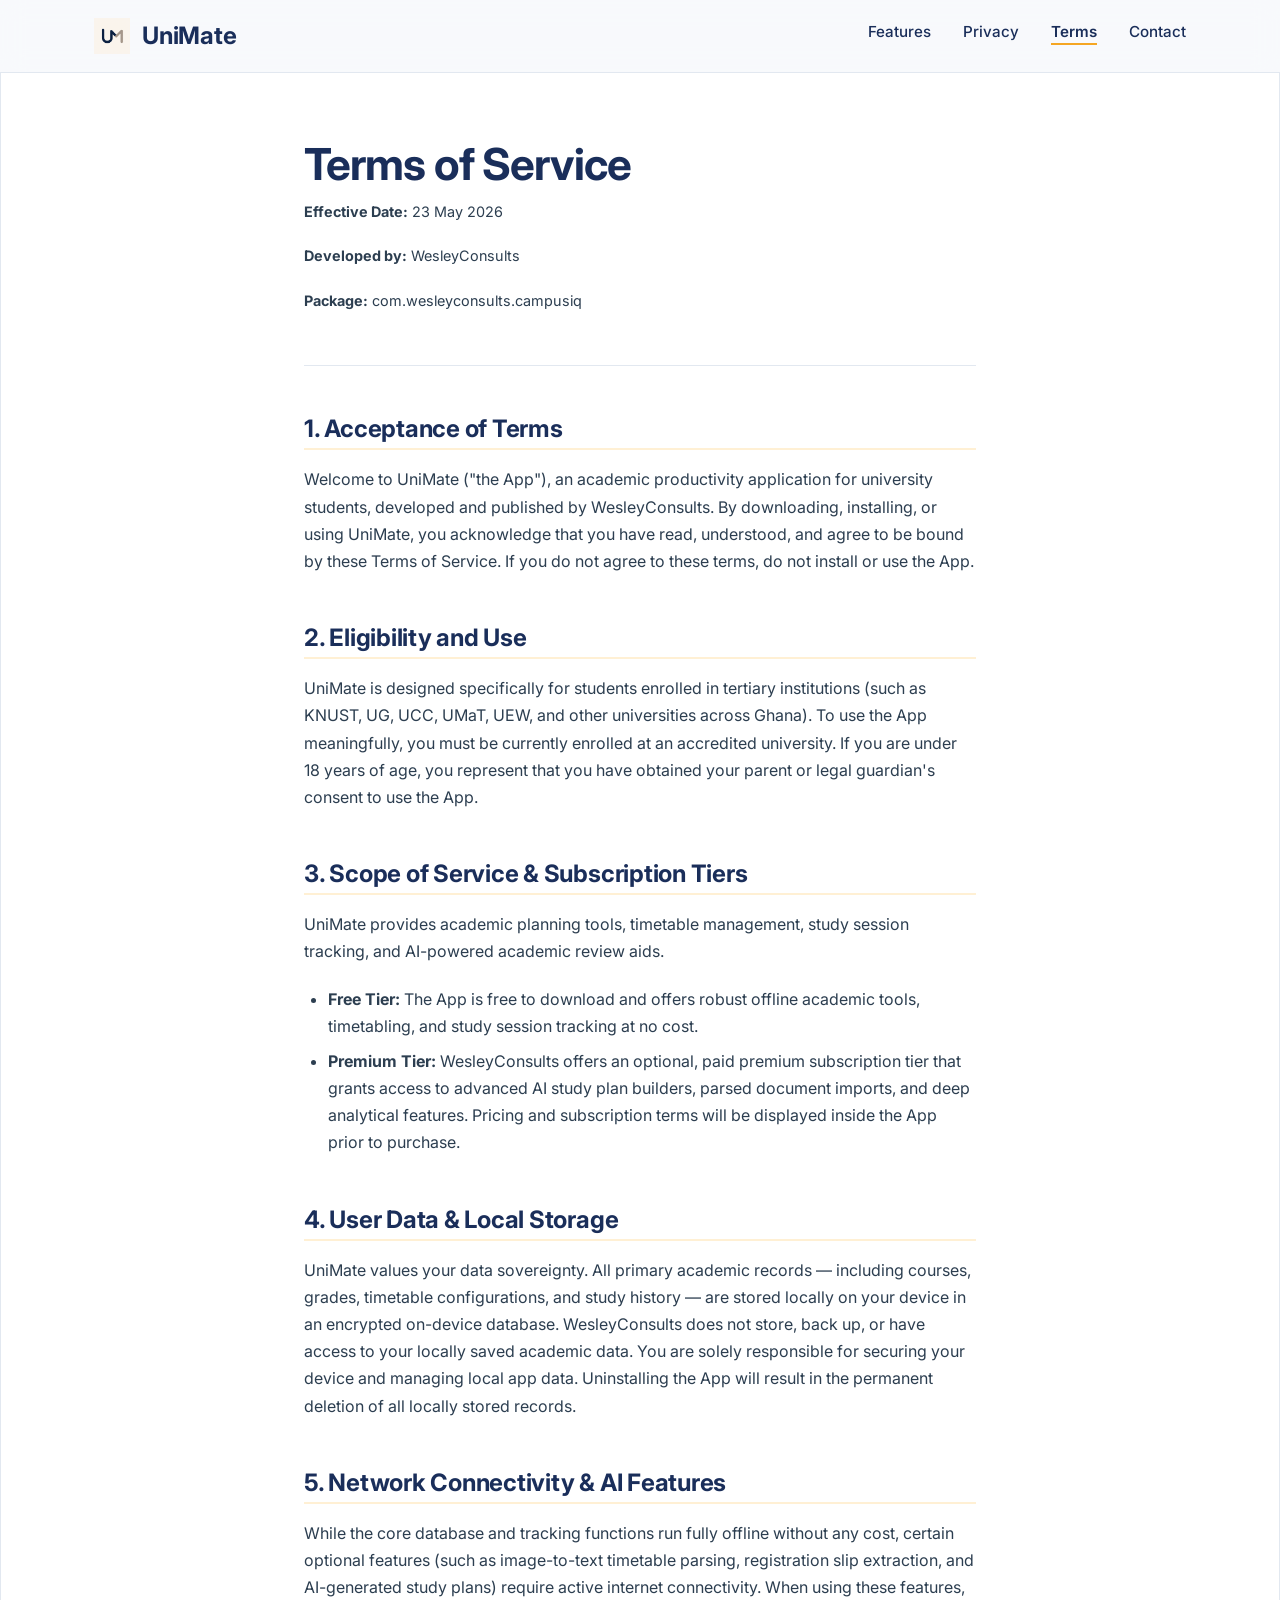
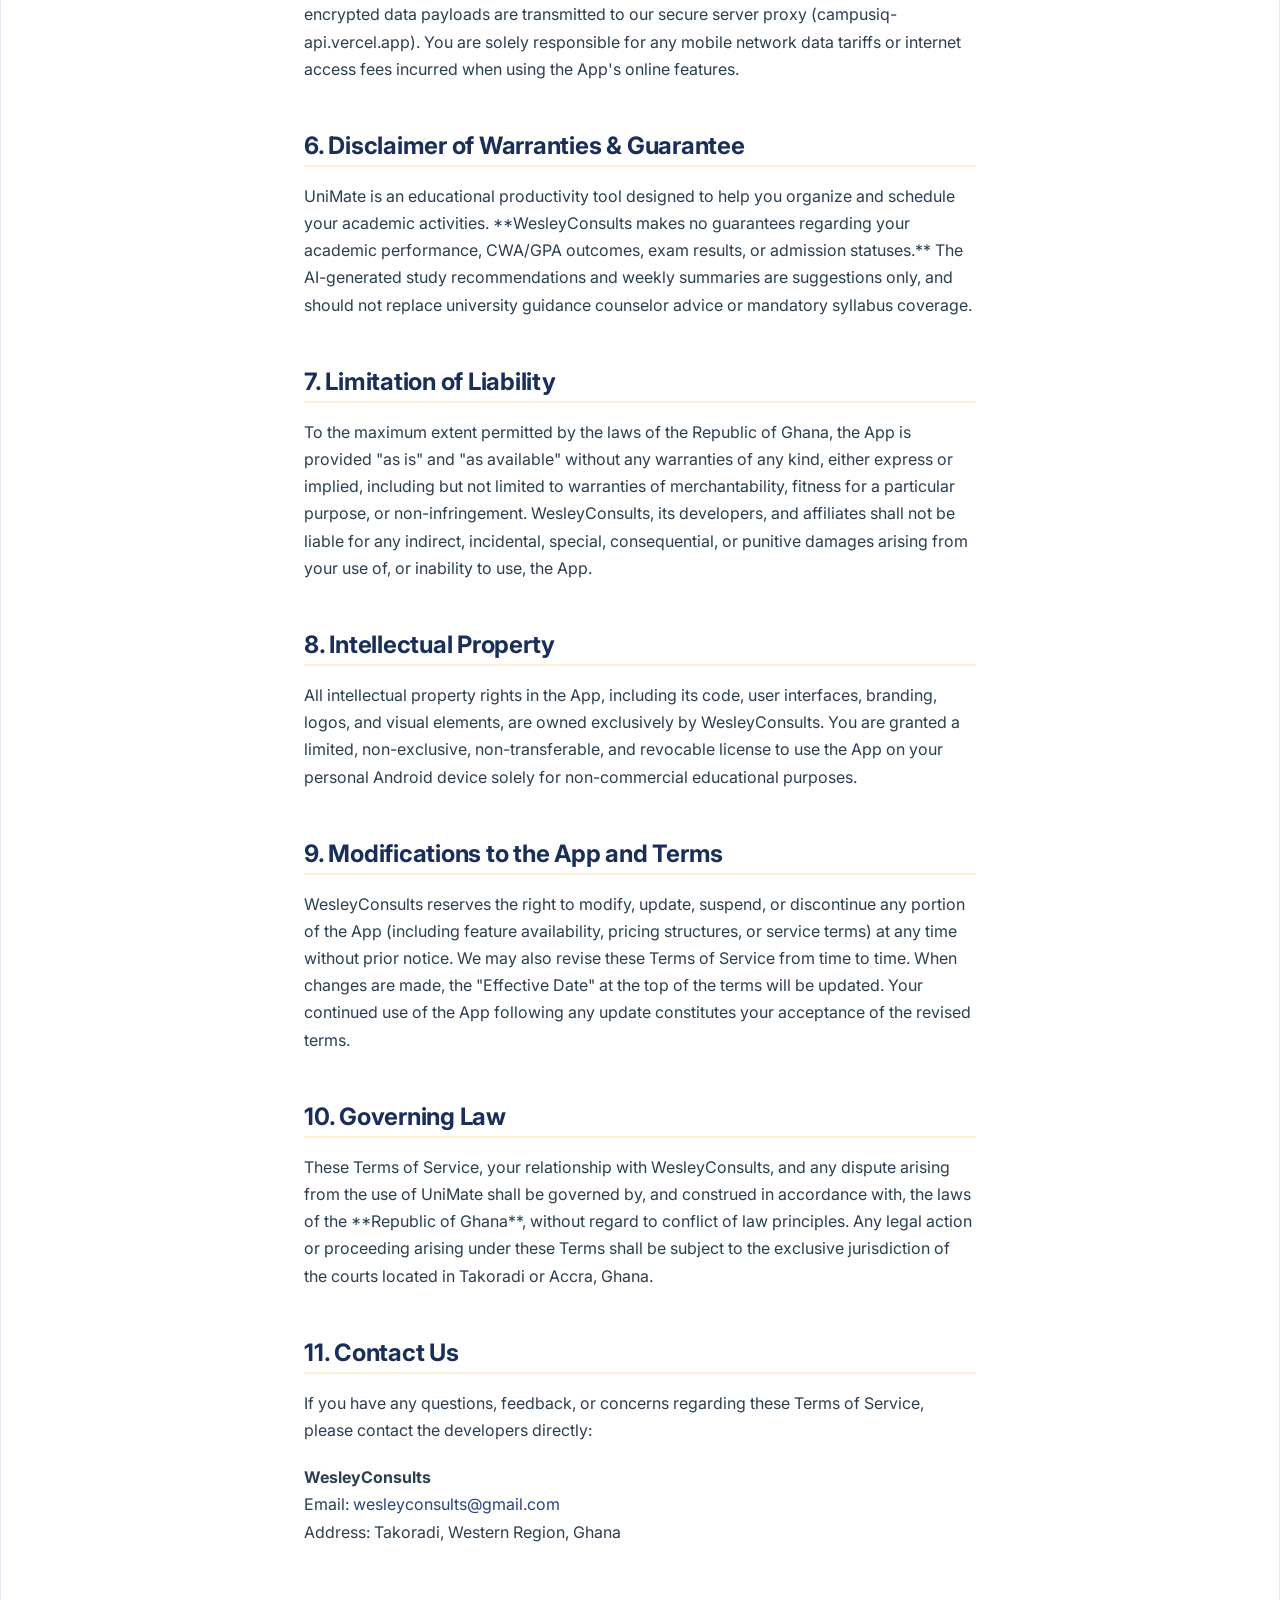
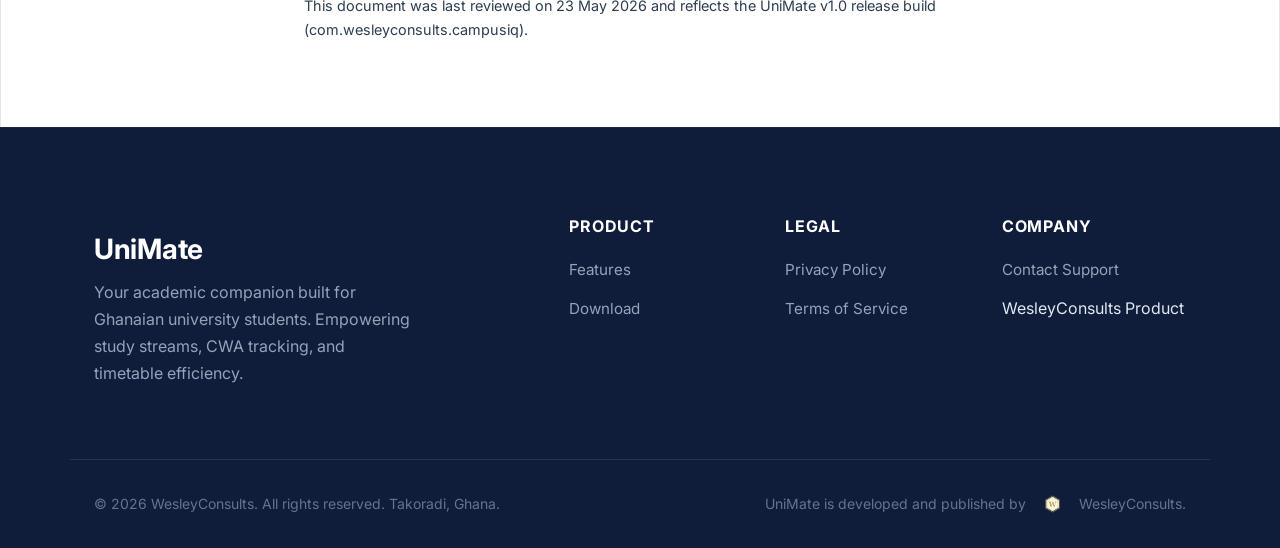
<file: terms.html>
<!DOCTYPE html>
<html lang="en">
<head>
  <meta charset="utf-8">
  <meta name="viewport" content="width=device-width, initial-scale=1.0">
  <meta name="robots" content="index, follow">
  <meta name="description" content="Terms of Service for UniMate, an academic productivity application for Ghanaian university students, developed by WesleyConsults.">
  <title>Terms of Service — UniMate</title>
  
  <!-- Preloads & Fonts -->
  <link rel="preconnect" href="https://fonts.googleapis.com">
  <link rel="preconnect" href="https://fonts.gstatic.com" crossorigin>
  <link href="https://fonts.googleapis.com/css2?family=Inter:wght@400;500;600;700&display=swap" rel="stylesheet">
  
  <!-- Favicon -->
  <link rel="icon" type="image/png" href="assets/favicon.png">
  <link rel="shortcut icon" href="assets/favicon.ico" type="image/x-icon">

  <!-- Stylesheets -->
  <link rel="stylesheet" href="style.css">
</head>
<body>

  <!-- Sticky Header -->
  <header class="header-wrapper">
    <div class="container header-container">
      <a href="index.html" class="logo-link" id="nav-brand">
        <img src="assets/logo.png" alt="UniMate Logo" class="logo-img" width="36" height="36">
        <span>UniMate</span>
      </a>
      
      <!-- Navigation Links -->
      <nav id="nav-menu">
        <ul class="nav-links">
          <li><a href="index.html#features">Features</a></li>
          <li><a href="privacy.html">Privacy</a></li>
          <li><a href="terms.html" class="active">Terms</a></li>
          <li><a href="mailto:wesleyconsults@gmail.com">Contact</a></li>
        </ul>
      </nav>

      <!-- Hamburger Menu Button -->
      <button class="hamburger" aria-label="Toggle Navigation Menu" aria-expanded="false" id="hamburger-btn">
        <span class="hamburger-line"></span>
        <span class="hamburger-line"></span>
        <span class="hamburger-line"></span>
      </button>
    </div>
  </header>

  <!-- Legal Main Content -->
  <main class="legal-main">
    <div class="prose-container">
      <article class="legal-content">
        <header class="legal-header">
          <h1 class="legal-title">Terms of Service</h1>
          <div class="legal-meta">
            <p><strong>Effective Date:</strong> 23 May 2026</p>
            <p><strong>Developed by:</strong> WesleyConsults</p>
            <p><strong>Package:</strong> com.wesleyconsults.campusiq</p>
          </div>
        </header>

        <h2>1. Acceptance of Terms</h2>
        <p>Welcome to UniMate ("the App"), an academic productivity application for university students, developed and published by WesleyConsults. By downloading, installing, or using UniMate, you acknowledge that you have read, understood, and agree to be bound by these Terms of Service. If you do not agree to these terms, do not install or use the App.</p>

        <h2>2. Eligibility and Use</h2>
        <p>UniMate is designed specifically for students enrolled in tertiary institutions (such as KNUST, UG, UCC, UMaT, UEW, and other universities across Ghana). To use the App meaningfully, you must be currently enrolled at an accredited university. If you are under 18 years of age, you represent that you have obtained your parent or legal guardian's consent to use the App.</p>

        <h2>3. Scope of Service & Subscription Tiers</h2>
        <p>UniMate provides academic planning tools, timetable management, study session tracking, and AI-powered academic review aids.</p>
        <ul>
          <li><strong>Free Tier:</strong> The App is free to download and offers robust offline academic tools, timetabling, and study session tracking at no cost.</li>
          <li><strong>Premium Tier:</strong> WesleyConsults offers an optional, paid premium subscription tier that grants access to advanced AI study plan builders, parsed document imports, and deep analytical features. Pricing and subscription terms will be displayed inside the App prior to purchase.</li>
        </ul>

        <h2>4. User Data & Local Storage</h2>
        <p>UniMate values your data sovereignty. All primary academic records — including courses, grades, timetable configurations, and study history — are stored locally on your device in an encrypted on-device database. WesleyConsults does not store, back up, or have access to your locally saved academic data. You are solely responsible for securing your device and managing local app data. Uninstalling the App will result in the permanent deletion of all locally stored records.</p>

        <h2>5. Network Connectivity & AI Features</h2>
        <p>While the core database and tracking functions run fully offline without any cost, certain optional features (such as image-to-text timetable parsing, registration slip extraction, and AI-generated study plans) require active internet connectivity. When using these features, encrypted data payloads are transmitted to our secure server proxy (campusiq-api.vercel.app). You are solely responsible for any mobile network data tariffs or internet access fees incurred when using the App's online features.</p>

        <h2>6. Disclaimer of Warranties & Guarantee</h2>
        <p>UniMate is an educational productivity tool designed to help you organize and schedule your academic activities. **WesleyConsults makes no guarantees regarding your academic performance, CWA/GPA outcomes, exam results, or admission statuses.** The AI-generated study recommendations and weekly summaries are suggestions only, and should not replace university guidance counselor advice or mandatory syllabus coverage.</p>

        <h2>7. Limitation of Liability</h2>
        <p>To the maximum extent permitted by the laws of the Republic of Ghana, the App is provided "as is" and "as available" without any warranties of any kind, either express or implied, including but not limited to warranties of merchantability, fitness for a particular purpose, or non-infringement. WesleyConsults, its developers, and affiliates shall not be liable for any indirect, incidental, special, consequential, or punitive damages arising from your use of, or inability to use, the App.</p>

        <h2>8. Intellectual Property</h2>
        <p>All intellectual property rights in the App, including its code, user interfaces, branding, logos, and visual elements, are owned exclusively by WesleyConsults. You are granted a limited, non-exclusive, non-transferable, and revocable license to use the App on your personal Android device solely for non-commercial educational purposes.</p>

        <h2>9. Modifications to the App and Terms</h2>
        <p>WesleyConsults reserves the right to modify, update, suspend, or discontinue any portion of the App (including feature availability, pricing structures, or service terms) at any time without prior notice. We may also revise these Terms of Service from time to time. When changes are made, the "Effective Date" at the top of the terms will be updated. Your continued use of the App following any update constitutes your acceptance of the revised terms.</p>

        <h2>10. Governing Law</h2>
        <p>These Terms of Service, your relationship with WesleyConsults, and any dispute arising from the use of UniMate shall be governed by, and construed in accordance with, the laws of the **Republic of Ghana**, without regard to conflict of law principles. Any legal action or proceeding arising under these Terms shall be subject to the exclusive jurisdiction of the courts located in Takoradi or Accra, Ghana.</p>

        <h2>11. Contact Us</h2>
        <p>If you have any questions, feedback, or concerns regarding these Terms of Service, please contact the developers directly:</p>
        <p>
          <strong>WesleyConsults</strong><br>
          Email: <a href="mailto:wesleyconsults@gmail.com">wesleyconsults@gmail.com</a><br>
          Address: Takoradi, Western Region, Ghana
        </p>

        <p class="legal-meta" style="margin-block-start: 3rem;">This document was last reviewed on 23 May 2026 and reflects the UniMate v1.0 release build (com.wesleyconsults.campusiq).</p>
      </article>
    </div>
  </main>

  <!-- Shared Footer -->
  <footer class="footer-wrapper">
    <div class="container footer-container">
      <div class="footer-brand">
        <h2>UniMate</h2>
        <p>Your academic companion built for Ghanaian university students. Empowering study streams, CWA tracking, and timetable efficiency.</p>
      </div>
      <div class="footer-links-group">
        <div class="footer-links-col">
          <h3>Product</h3>
          <ul>
            <li><a href="index.html#features">Features</a></li>
            <li><a href="#">Download</a></li>
          </ul>
        </div>
        <div class="footer-links-col">
          <h3>Legal</h3>
          <ul>
            <li><a href="privacy.html">Privacy Policy</a></li>
            <li><a href="terms.html">Terms of Service</a></li>
          </ul>
        </div>
        <div class="footer-links-col">
          <h3>Company</h3>
          <ul>
            <li><a href="mailto:wesleyconsults@gmail.com">Contact Support</a></li>
            <li><span>WesleyConsults Product</span></li>
          </ul>
        </div>
      </div>
    </div>
    <div class="container footer-bottom">
      <p>&copy; 2026 WesleyConsults. All rights reserved. Takoradi, Ghana.</p>
      <p class="footer-credits">UniMate is developed and published by <img src="assets/wesleylogo.png" alt="WesleyConsults Logo" class="footer-logo"> WesleyConsults.</p>
    </div>
  </footer>

  <!-- Responsive Navigation Drawer Logic -->
  <script>
    document.addEventListener('DOMContentLoaded', () => {
      const hamburger = document.getElementById('hamburger-btn');
      const navLinks = document.querySelector('.nav-links');

      if (hamburger && navLinks) {
        hamburger.addEventListener('click', () => {
          const expanded = hamburger.getAttribute('aria-expanded') === 'true';
          hamburger.setAttribute('aria-expanded', !expanded);
          hamburger.classList.toggle('active');
          navLinks.classList.toggle('active');
        });

        // Close menu when clicking navigation links
        navLinks.querySelectorAll('a').forEach(link => {
          link.addEventListener('click', () => {
            hamburger.setAttribute('aria-expanded', 'false');
            hamburger.classList.remove('active');
            navLinks.classList.remove('active');
          });
        });
      }
    });
  </script>
</body>
</html>
</file>
<file: style.css>
/* ==========================================================================
   UniMate Stylesheet (style.css)
   Developed by WesleyConsults for campusiq.app
   ========================================================================== */

/* 1. Design System & CSS Custom Properties */
:root {
  /* Colors */
  --color-primary: #1A2E5A;
  --color-primary-dark: #0F1D3B;
  --color-primary-light: #2A437C;
  --color-accent: #F5A623;
  --color-accent-hover: #D98D10;
  --color-accent-light: #FFF0D4;
  --color-background: #F8F9FC;
  --color-surface: #FFFFFF;
  --color-text: #2C3E50;
  --color-text-muted: #64748B;
  --color-border: #E2E8F0;
  --color-header-bg: rgba(248, 249, 252, 0.85);

  /* Shadows */
  --shadow-sm: 0 2px 4px rgba(26, 46, 90, 0.04);
  --shadow-md: 0 10px 25px -5px rgba(26, 46, 90, 0.08), 0 8px 10px -6px rgba(26, 46, 90, 0.08);
  --shadow-lg: 0 20px 40px -15px rgba(26, 46, 90, 0.12);

  /* Typography */
  --font-family: 'Inter', system-ui, -apple-system, sans-serif;
  --font-size-base: 16px;
  --line-height-base: 1.7;

  /* Layout */
  --max-width-content: 1140px;
  --max-width-prose: 720px;
  --radius-card: 12px;
  --radius-pill: 9999px;
  --transition-fast: 0.2s cubic-bezier(0.4, 0, 0.2, 1);
  --transition-normal: 0.3s cubic-bezier(0.4, 0, 0.2, 1);
}

/* 2. Base Rules */
*, *::before, *::after {
  box-sizing: border-box;
  margin: 0;
  padding: 0;
}

html {
  font-family: var(--font-family);
  font-size: var(--font-size-base);
  line-height: var(--line-height-base);
  color: var(--color-text);
  background-color: var(--color-background);
  scroll-behavior: smooth;
  -webkit-font-smoothing: antialiased;
}

body {
  min-block-size: 100dvh;
  display: flex;
  flex-direction: column;
}

/* 3. Typography */
h1, h2, h3, h4 {
  color: var(--color-primary);
  font-weight: 700;
  line-height: 1.25;
  margin-block-end: 1rem;
}

h1 {
  font-size: clamp(2.25rem, 5vw, 3.5rem);
  letter-spacing: -0.02em;
}

h2 {
  font-size: clamp(1.75rem, 4vw, 2.25rem);
  letter-spacing: -0.01em;
  margin-block-start: 2.5rem;
}

h3 {
  font-size: clamp(1.25rem, 3vw, 1.5rem);
  margin-block-start: 1.5rem;
}

p {
  margin-block-end: 1.5rem;
  font-weight: 400;
}

p.lead {
  font-size: clamp(1.125rem, 2.5vw, 1.25rem);
  color: var(--color-text-muted);
  line-height: 1.6;
}

a {
  color: var(--color-primary-light);
  text-decoration: none;
  transition: var(--transition-fast);
}

a:hover {
  color: var(--color-primary);
}

ul, ol {
  margin-block-end: 1.5rem;
  padding-inline-start: 1.5rem;
}

li {
  margin-block-end: 0.5rem;
}

/* 4. Layout Utilities */
.container {
  inline-size: 100%;
  max-inline-size: var(--max-width-content);
  margin-inline: auto;
  padding-inline: 1.5rem;
}

.prose-container {
  inline-size: 100%;
  max-inline-size: var(--max-width-prose);
  margin-inline: auto;
  padding-inline: 1.5rem;
  padding-block: 4rem;
}

/* 5. Header Component */
.header-wrapper {
  position: sticky;
  top: 0;
  z-index: 100;
  background-color: var(--color-header-bg);
  backdrop-filter: blur(12px);
  -webkit-backdrop-filter: blur(12px);
  border-block-end: 1px solid var(--color-border);
  transition: var(--transition-fast);
}

.header-container {
  display: flex;
  align-items: center;
  justify-content: space-between;
  block-size: 4.5rem;
}

.logo-link {
  display: flex;
  align-items: center;
  gap: 0.75rem;
  font-weight: 700;
  font-size: 1.5rem;
  color: var(--color-primary);
  letter-spacing: -0.01em;
}

.logo-img {
  block-size: 2.25rem;
  inline-size: auto;
}

.nav-links {
  display: flex;
  align-items: center;
  gap: 2rem;
  list-style: none;
  padding: 0;
  margin: 0;
}

.nav-links a {
  font-size: 0.95rem;
  font-weight: 500;
  color: var(--color-primary);
  position: relative;
  padding-block: 0.25rem;
}

.nav-links a::after {
  content: '';
  position: absolute;
  bottom: 0;
  left: 0;
  width: 0;
  height: 2px;
  background-color: var(--color-accent);
  transition: var(--transition-fast);
}

.nav-links a:hover::after,
.nav-links a.active::after {
  width: 100%;
}

.nav-links a.active {
  color: var(--color-primary);
  font-weight: 600;
}

/* Hamburger Menu Button */
.hamburger {
  display: none;
  background: none;
  border: none;
  cursor: pointer;
  padding: 0.5rem;
  z-index: 110;
}

.hamburger-line {
  display: block;
  width: 1.5rem;
  height: 2px;
  margin: 5px auto;
  background-color: var(--color-primary);
  transition: var(--transition-normal);
}

/* 6. Footer Component */
.footer-wrapper {
  background-color: var(--color-primary-dark);
  color: #E2E8F0;
  padding-block: 4rem 2rem;
  margin-block-start: auto;
  border-block-start: 1px solid rgba(255, 255, 255, 0.05);
}

.footer-container {
  display: grid;
  grid-template-columns: 1fr;
  gap: 3rem;
  margin-block-end: 3rem;
}

.footer-brand h2 {
  color: #FFFFFF;
  font-size: 1.75rem;
  margin-block-end: 0.75rem;
}

.footer-brand p {
  color: #94A3B8;
  max-inline-size: 320px;
}

.footer-links-group {
  display: grid;
  grid-template-columns: repeat(2, 1fr);
  gap: 2rem;
}

.footer-links-col h3 {
  color: #FFFFFF;
  font-size: 1rem;
  text-transform: uppercase;
  letter-spacing: 0.05em;
  margin-block-end: 1.25rem;
}

.footer-links-col ul {
  list-style: none;
  padding: 0;
  margin: 0;
}

.footer-links-col li {
  margin-block-end: 0.75rem;
}

.footer-links-col a {
  color: #94A3B8;
  font-size: 0.95rem;
}

.footer-links-col a:hover {
  color: var(--color-accent);
}

.footer-bottom {
  border-block-start: 1px solid rgba(255, 255, 255, 0.1);
  padding-block-start: 2rem;
  display: flex;
  flex-direction: column;
  align-items: center;
  justify-content: space-between;
  gap: 1rem;
  text-align: center;
}

.footer-bottom p {
  color: #64748B;
  font-size: 0.875rem;
  margin: 0;
}

.footer-credits {
  display: inline-flex;
  align-items: center;
  justify-content: center;
  gap: 0.5rem;
  flex-wrap: wrap;
}

.footer-logo {
  block-size: 1.25rem;
  inline-size: auto;
  object-fit: contain;
  vertical-align: middle;
}

/* 7. Hero Section */
.hero-section {
  padding-block: 4rem 6rem;
  overflow: hidden;
}

.hero-container {
  display: grid;
  grid-template-columns: 1fr;
  align-items: center;
  gap: 4rem;
}

.hero-content {
  text-align: center;
  max-inline-size: 600px;
  margin-inline: auto;
}

.hero-tag {
  display: inline-block;
  padding: 0.25rem 1rem;
  background-color: var(--color-accent-light);
  color: var(--color-primary-light);
  font-weight: 600;
  font-size: 0.85rem;
  border-radius: var(--radius-pill);
  margin-block-end: 1.25rem;
  border: 1px solid rgba(245, 166, 35, 0.2);
}

.hero-title span {
  color: var(--color-accent);
  position: relative;
  display: inline-block;
}

.hero-description {
  margin-block-end: 2.5rem;
}

.hero-actions {
  display: flex;
  flex-direction: column;
  align-items: center;
  justify-content: center;
  gap: 1rem;
}

.btn-google-play {
  display: inline-flex;
  align-items: center;
  transition: transform var(--transition-fast);
}

.btn-google-play:hover {
  transform: scale(1.05);
}

.btn-google-play img {
  height: 52px;
  width: auto;
}

.hero-mockup-wrapper {
  position: relative;
  display: flex;
  justify-content: center;
  align-items: center;
}

.hero-mockup-placeholder {
  inline-size: 280px;
  block-size: 560px;
  background-color: #E2E8F0;
  border: 12px solid #1E293B;
  border-radius: 36px;
  box-shadow: var(--shadow-lg);
  display: flex;
  align-items: center;
  justify-content: center;
  color: var(--color-text-muted);
  font-weight: 500;
  position: relative;
  overflow: hidden;
}

.hero-mockup-img {
  inline-size: 100%;
  block-size: 100%;
  object-fit: cover;
}

/* 8. Features Section */
.features-section {
  padding-block: 6rem;
  background-color: var(--color-surface);
}

.section-header {
  text-align: center;
  max-inline-size: 680px;
  margin-inline: auto;
  margin-block-end: 4rem;
}

.section-header h2 {
  margin-block-end: 1rem;
}

.features-grid {
  display: grid;
  grid-template-columns: 1fr;
  gap: 2rem;
}

.feature-card {
  background-color: var(--color-background);
  border: 1px solid var(--color-border);
  border-radius: var(--radius-card);
  padding: 2.5rem;
  box-shadow: var(--shadow-sm);
  transition: transform var(--transition-fast), box-shadow var(--transition-fast), border-color var(--transition-fast);
  display: flex;
  flex-direction: column;
}

.feature-card:hover {
  transform: translateY(-5px);
  box-shadow: var(--shadow-md);
  border-color: rgba(26, 46, 90, 0.15);
}

.feature-icon-wrapper {
  inline-size: 3.5rem;
  block-size: 3.5rem;
  background-color: var(--color-accent-light);
  border-radius: 10px;
  display: flex;
  align-items: center;
  justify-content: center;
  color: var(--color-primary);
  margin-block-end: 1.5rem;
}

.feature-icon-wrapper svg {
  inline-size: 1.75rem;
  block-size: 1.75rem;
}

.feature-card h3 {
  font-size: 1.25rem;
  margin-block-end: 0.75rem;
  color: var(--color-primary);
}

.feature-card p {
  color: var(--color-text-muted);
  font-size: 0.95rem;
  line-height: 1.6;
  margin-block-end: 0;
}

/* 9. Universities Section */
.unis-section {
  padding-block: 5rem;
  background-color: var(--color-background);
  border-block: 1px solid var(--color-border);
}

.unis-container {
  display: flex;
  flex-direction: column;
  align-items: center;
}

.unis-header {
  font-size: 0.9rem;
  text-transform: uppercase;
  letter-spacing: 0.1em;
  color: var(--color-text-muted);
  margin-block-end: 2rem;
  font-weight: 600;
}

.unis-cloud {
  display: flex;
  flex-wrap: wrap;
  justify-content: center;
  gap: 0.85rem;
  max-inline-size: 800px;
}

.uni-chip {
  padding: 0.6rem 1.25rem;
  background-color: var(--color-surface);
  border: 1px solid var(--color-border);
  border-radius: var(--radius-pill);
  font-size: 0.9rem;
  font-weight: 600;
  color: var(--color-primary-light);
  box-shadow: var(--shadow-sm);
  transition: transform var(--transition-fast), color var(--transition-fast), background-color var(--transition-fast);
}

.uni-chip:hover {
  transform: translateY(-2px);
  color: var(--color-primary);
  border-color: rgba(26, 46, 90, 0.2);
}

/* 10. Legal Pages Styles (Privacy & Terms) */
.legal-main {
  background-color: var(--color-surface);
  border-inline: 1px solid var(--color-border);
}

.legal-header {
  border-block-end: 1px solid var(--color-border);
  padding-block-end: 2rem;
  margin-block-end: 2.5rem;
}

.legal-title {
  font-size: clamp(2rem, 4vw, 2.75rem);
  margin-block-end: 0.5rem;
}

.legal-meta {
  font-size: 0.9rem;
  color: var(--color-text-muted);
}

.legal-content h2 {
  font-size: 1.5rem;
  margin-block-start: 3rem;
  margin-block-end: 1rem;
  border-block-end: 2px solid var(--color-accent-light);
  padding-block-end: 0.25rem;
}

.legal-content h3 {
  font-size: 1.15rem;
  margin-block-start: 2rem;
  margin-block-end: 0.75rem;
}

.legal-content p {
  margin-block-end: 1.25rem;
  color: var(--color-text);
}

.legal-content ul {
  list-style-type: disc;
}

.legal-content li {
  margin-block-end: 0.5rem;
}

/* 11. Media Queries (Desktop Layouts > 768px) */
@media (min-width: 768px) {
  /* Navigation */
  .hamburger {
    display: none;
  }

  /* Hero Section */
  .hero-container {
    grid-template-columns: 1.2fr 0.8fr;
    gap: 2rem;
  }

  .hero-content {
    text-align: left;
    margin-inline: 0;
  }

  .hero-actions {
    justify-content: flex-start;
    flex-direction: row;
  }

  .hero-mockup-placeholder {
    inline-size: 300px;
    block-size: 600px;
  }

  /* Features */
  .features-grid {
    grid-template-columns: repeat(2, 1fr);
    gap: 2.5rem 2rem;
  }

  /* Footer */
  .footer-container {
    grid-template-columns: 1.2fr 1.8fr;
    gap: 4rem;
  }

  .footer-links-group {
    grid-template-columns: repeat(3, 1fr);
  }

  .footer-bottom {
    flex-direction: row;
    text-align: left;
  }
}

/* Mobile Nav Drawer Style Toggle */
@media (max-width: 767px) {
  .hamburger {
    display: block;
  }

  .nav-links {
    position: fixed;
    top: 4.5rem;
    left: 0;
    width: 100%;
    height: calc(100dvh - 4.5rem);
    background-color: var(--color-background);
    flex-direction: column;
    padding-block: 3rem;
    gap: 2.5rem;
    border-block-start: 1px solid var(--color-border);
    transform: translateX(100%);
    transition: transform var(--transition-normal);
  }

  .nav-links.active {
    transform: translateX(0);
  }

  .hamburger.active .hamburger-line:nth-child(1) {
    transform: translateY(7px) rotate(45deg);
  }

  .hamburger.active .hamburger-line:nth-child(2) {
    opacity: 0;
  }

  .hamburger.active .hamburger-line:nth-child(3) {
    transform: translateY(-7px) rotate(-45deg);
  }
}
</file>
